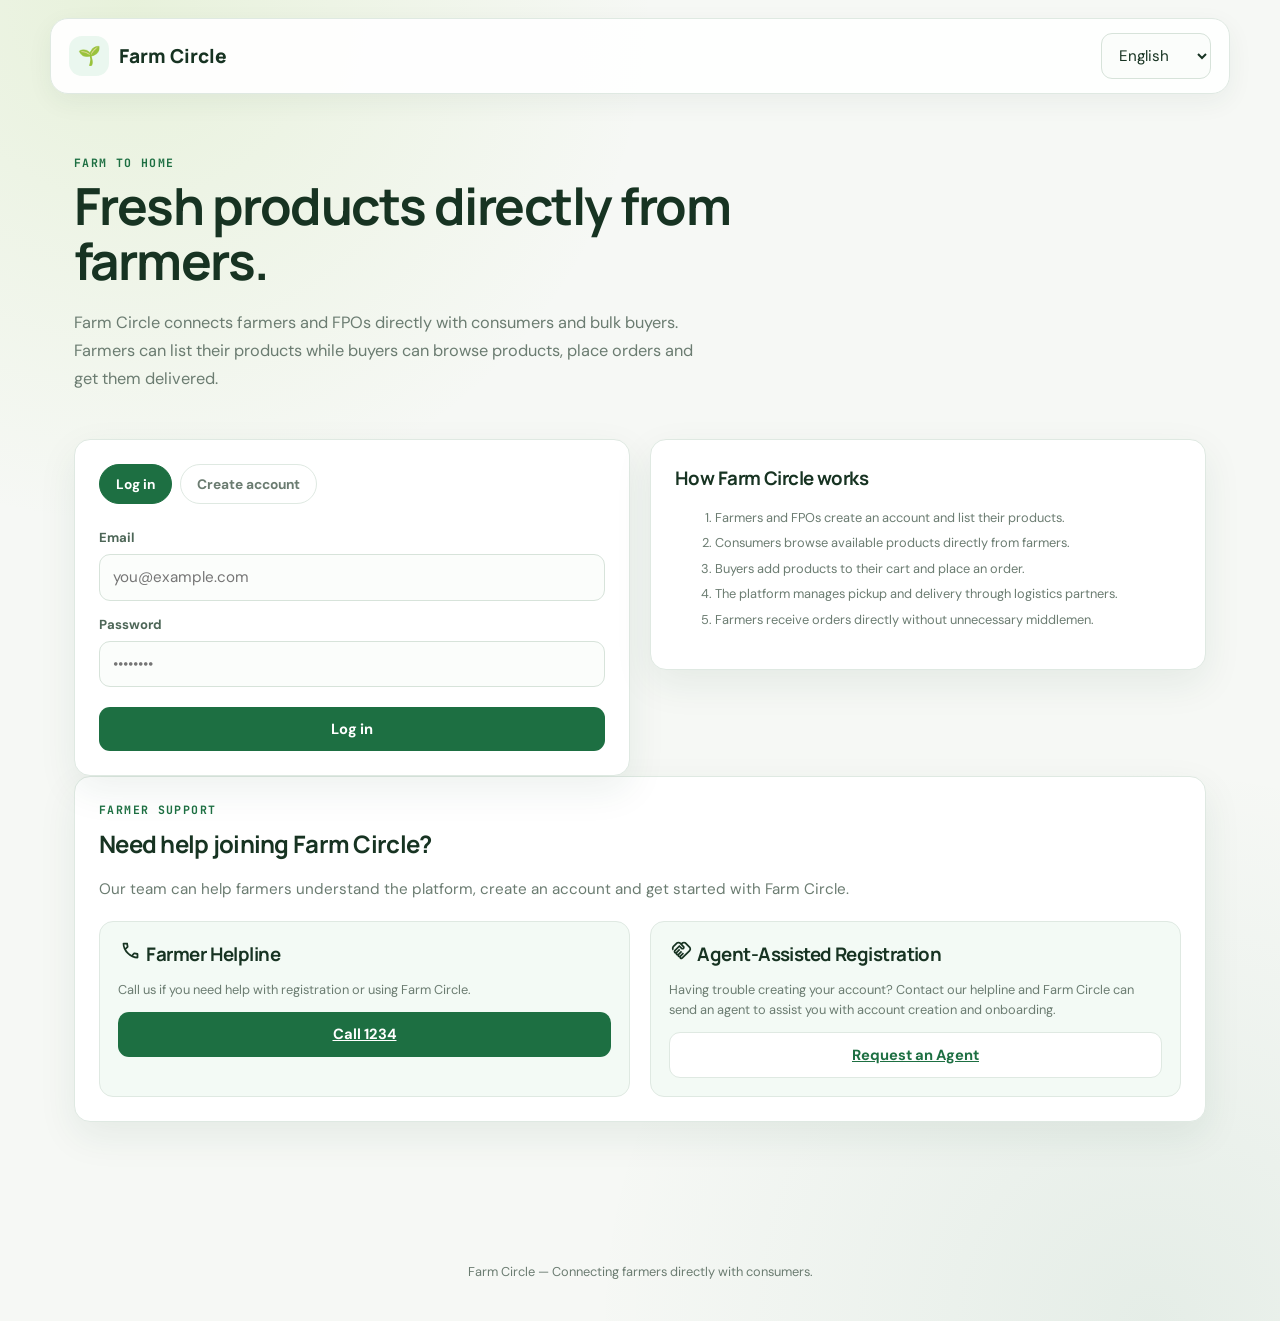
<file: frontend/index.html>
<!DOCTYPE html>
<html lang="en">
<head>
<meta charset="UTF-8">
<meta name="viewport" content="width=device-width, initial-scale=1.0">
<title data-i18n="page_title">Farm Circle — Farmer to Consumer</title>
<link rel="stylesheet" href="css/style.css">
</head>

<body>

<div class="topbar">

  <div class="brand">
    <span class="mark">🌱</span>
    <span data-i18n="brand">Farm Circle</span>
  </div>

  <nav>
    <select id="lang-select">
      <option value="en">English</option>
      <option value="hi">हिन्दी</option>
      <option value="mr">मराठी</option>
      <option value="ta">தமிழ்</option>
      <option value="te">తెలుగు</option>
      <option value="bn">বাংলা</option>
      <option value="gu">ગુજરાતી</option>
      <option value="kn">ಕನ್ನಡ</option>
      <option value="ml">മലയാളം</option>
      <option value="pa">ਪੰਜਾਬੀ</option>
    </select>
  </nav>

</div>


<div class="shell">

  <!-- HERO -->

  <section class="hero">

    <span class="eyebrow" data-i18n="hero_eyebrow">
      FARM TO HOME
    </span>

    <h1 data-i18n="hero_h1">
      Fresh products directly from farmers.
    </h1>

    <p data-i18n="hero_description">
      Farm Circle connects farmers and FPOs directly with consumers and bulk buyers.
      Farmers can list their products while buyers can browse products, place orders
      and get them delivered.
    </p>

  </section>


  <!-- LOGIN / REGISTER -->

  <div class="grid grid-2" style="align-items:flex-start;">

    <div class="card">

      <div class="tabs">

        <div
          class="tab active"
          data-tab="login"
          data-i18n="tab_login"
        >
          Log in
        </div>

        <div
          class="tab"
          data-tab="register"
          data-i18n="tab_register"
        >
          Create account
        </div>

      </div>


      <!-- LOGIN FORM -->

      <form id="login-form">

        <label data-i18n="label_email">
          Email
        </label>

        <input
          type="email"
          id="login-email"
          data-i18n-placeholder="placeholder_email"
          placeholder="you@example.com"
        >


        <label data-i18n="label_password">
          Password
        </label>

        <input
          type="password"
          id="login-password"
          data-i18n-placeholder="placeholder_password"
          required
          placeholder="••••••••"
        >


        <button
          class="btn full"
          data-i18n="btn_login"
          style="margin-top:20px;"
          type="submit"
        >
          Log in
        </button>

        <div id="login-error"></div>

      </form>


      <!-- REGISTER FORM -->

      <form id="register-form" style="display:none;">

        <label data-i18n="label_role">
          I am a
        </label>

        <select id="reg-role">

          <option
            value="farmer"
            data-i18n="role_farmer"
          >
            Farmer / FPO
          </option>

          <option
            value="buyer"
            data-i18n="role_buyer"
          >
            Consumer / Buyer
          </option>

          <option
            value="logistics"
            data-i18n="role_logistics"
          >
            Logistics Partner Admin
          </option>

        </select>


        <!-- BASIC DETAILS -->

        <div class="field-row">

          <div>

            <label data-i18n="label_full_name">
              Full name
            </label>

            <input
              type="text"
              id="reg-name"
              required
            >

          </div>


          <div>

            <label data-i18n="label_phone">
              Phone
            </label>

            <input
              type="text"
              id="reg-phone"
            >

          </div>

        </div>


        <label data-i18n="label_email">
          Email
        </label>

        <input
          type="email"
          id="reg-email"
          required
        >


        <label data-i18n="label_password">
          Password
        </label>

        <input
          type="password"
          id="reg-password"
          required
          minlength="6"
        >


        <!-- ================================= -->
        <!-- FARMER FIELDS                     -->
        <!-- ================================= -->

        <div
          id="farmer-fields"
          style="display:none;"
        >

          <!-- AADHAAR VERIFICATION -->

          <div
            style="
              padding:14px;
              margin-bottom:16px;
              border:1px solid var(--line);
              border-radius:12px;
              background:var(--soft-2);
            "
          >

            <label>
              Aadhaar Number
            </label>

            <input
              type="text"
              id="reg-aadhaar"
              maxlength="12"
              inputmode="numeric"
              placeholder="Enter 12-digit Aadhaar number"
            >


            <button
              type="button"
              class="btn secondary full"
              id="send-otp-btn"
              style="margin-top:10px;"
            >
              Send OTP
            </button>


            <!-- OTP SECTION -->

            <div
              id="otp-section"
              style="display:none; margin-top:14px;"
            >

              <div class="success-box">

                <strong>
                  Demo OTP: 123456
                </strong>

                <div class="small-note">
                  Enter the OTP to verify your Aadhaar.
                </div>

              </div>


              <label style="margin-top:12px;">
                Enter OTP
              </label>

              <input
                type="text"
                id="reg-otp"
                maxlength="6"
                inputmode="numeric"
                placeholder="123456"
              >


              <button
                type="button"
                class="btn secondary full"
                id="verify-otp-btn"
                style="margin-top:10px;"
              >
                Verify OTP
              </button>


              <div
                id="otp-message"
                style="margin-top:10px;"
              ></div>

            </div>

          </div>


          <!-- FARM DETAILS -->

          <label data-i18n="label_farm_name">
            Farm / FPO name
          </label>

          <input
            type="text"
            id="reg-farm-name"
          >


          <label data-i18n="label_pickup_location">
            Pickup location
          </label>

          <input
            id="reg-pickup-location"
            data-i18n-placeholder="placeholder_pickup"
            placeholder="Village, District"
          >

        </div>


        <!-- ================================= -->
        <!-- BUYER FIELDS                      -->
        <!-- ================================= -->

        <div
          id="buyer-fields"
          style="display:none;"
        >

          <label data-i18n="label_buyer_type">
            Buyer type
          </label>

          <select id="reg-buyer-type">

            <option
              value="individual"
              data-i18n="buyer_individual"
            >
              Individual / Household
            </option>

            <option
              value="bulk"
              data-i18n="buyer_bulk"
            >
              Bulk Buyer / Business
            </option>

          </select>


          <label data-i18n="label_business_name">
            Business name
          </label>

          <input
            type="text"
            id="reg-business-name"
          >


          <label data-i18n="label_default_location">
            Default delivery location
          </label>

          <input
            id="reg-default-location"
            data-i18n-placeholder="placeholder_defaultloc"
            placeholder="Area, City"
          >

        </div>


        <!-- REGISTER BUTTON -->

        <button
          class="btn full"
          style="margin-top:20px;"
          type="submit"
          data-i18n="btn_register"
        >
          Create account
        </button>

        <div id="register-error"></div>

      </form>

    </div>


    <!-- ================================= -->
    <!-- HOW FARM CIRCLE WORKS             -->
    <!-- ================================= -->

    <div class="card">

      <h3 data-i18n="how_title">
        How Farm Circle works
      </h3>

      <ol
        class="small-note"
        style="line-height:2;"
      >

        <li data-i18n="how1">
          Farmers and FPOs create an account and list their products.
        </li>

        <li data-i18n="how2">
          Consumers browse available products directly from farmers.
        </li>

        <li data-i18n="how3">
          Buyers add products to their cart and place an order.
        </li>

        <li data-i18n="how4">
          The platform manages pickup and delivery through logistics partners.
        </li>

        <li data-i18n="how5">
          Farmers receive orders directly without unnecessary middlemen.
        </li>

      </ol>

    </div>

  </div>


  <!-- ================================= -->
  <!-- FARMER SUPPORT                    -->
  <!-- ================================= -->

  <section
    class="card"
    style="margin-bottom:20px;"
  >

    <span
      class="eyebrow"
      data-i18n="support_tag"
    >
      FARMER SUPPORT
    </span>


    <h2 data-i18n="support_title">
      Need help joining Farm Circle?
    </h2>


    <p
      class="small-note"
      style="font-size:.95rem; line-height:1.7;"
      data-i18n="support_description"
    >
      Our team can help farmers understand the platform,
      create an account and get started with Farm Circle.
    </p>


    <div
      class="grid grid-2"
      style="margin-top:18px;"
    >

      <!-- HELPLINE -->

      <div
        style="
          padding:18px;
          border:1px solid var(--line);
          border-radius:14px;
          background:var(--soft-2);
        "
      >

        <h3>

          <svg
            xmlns="http://www.w3.org/2000/svg"
            height="21px"
            viewBox="0 -960 960 960"
            width="25px"
            fill="#173322"
          >

            <path d="M798-120q-125 0-247-54.5T329-329Q229-429 174.5-551T120-798q0-18 12-30t30-12h162q14 0 25 9.5t13 22.5l26 140q2 16-1 27t-11 19l-97 98q20 37 47.5 71.5T387-386q31 31 65 57.5t72 48.5l94-94q9-9 23.5-13.5T670-390l138 28q14 4 23 14.5t9 23.5v162q0 18-12 30t-30 12ZM241-600l66-66-17-94h-89q5 41 14 81t26 79Zm358 358q39 17 79.5 27t81.5 13v-88l-94-19-67 67ZM241-600Zm358 358Z"/>

          </svg>

          <span data-i18n="helpline_title">
            Farmer Helpline
          </span>

        </h3>


        <p
          class="small-note"
          data-i18n="helpline_description"
        >
          Call us if you need help with registration
          or using Farm Circle.
        </p>


        <a
          class="btn full"
          href="tel:1234"
          data-i18n="btn_call"
        >
          Call 1234
        </a>

      </div>


      <!-- AGENT ASSISTANCE -->

      <div
        style="
          padding:18px;
          border:1px solid var(--line);
          border-radius:14px;
          background:var(--soft-2);
        "
      >

        <h3>

          <svg
            xmlns="http://www.w3.org/2000/svg"
            height="21px"
            viewBox="0 -960 960 960"
            width="25px"
            fill="#173322"
          >

            <path d="M475-160q4 0 8-2t6-4l328-328q12-12 17.5-27t5.5-30q0-16-5.5-30.5T817-607L647-777q-11-12-25.5-17.5T591-800q-15 0-30 5.5T534-777l-11 11 74 75q15 14 22 32t7 38q0 42-28.5 70.5T527-522q-20 0-38.5-7T456-550l-75-74-175 175q-3 3-4.5 6.5T200-435q0 8 6 14.5t14 6.5q4 0 8-2t6-4l136-136 56 56-135 136q-3 3-4.5 6.5T285-350q0 8 6 14t14 6q4 0 8-2t6-4l136-135 56 56-135 136q-3 2-4.5 6t-1.5 8q0 8 6 14t14 6q4 0 7.5-1.5t6.5-4.5l136-135 56 56-136 136q-3 3-4.5 6.5T454-180q0 8 6.5 14t14.5 6Zm-1 80q-37 0-65.5-24.5T375-166q-34-5-57-28t-28-57q-34-5-56.5-28.5T206-336q-38-5-62-33t-24-66q0-20 7.5-38.5T149-506l232-231 131 131q2 3 6 4.5t8 1.5q9 0 15-5.5t6-14.5q0-4-1.5-8t-4.5-6L398-777q-11-12-25.5-17.5T342-800q-15 0-30 5.5T285-777L144-635q-9 9-15 21t-8 24q-2 12 0 24.5t8 23.5l-58 58q-17-23-25-50.5T40-590q2-28 14-54.5T87-692l141-141q24-23 53.5-35t60.5-12q31 0 60.5 12t52.5 35l11 11 11-11q24-23 53.5-35t60.5-12q31 0 60.5 12t52.5 35l169 169q23 23 35 53t12 61q0 31-12 60.5T873-437L545-110q-14 14-32.5 22T474-80Zm-99-560Z"/>

          </svg>

          <span data-i18n="agent_title">
            Agent-Assisted Registration
          </span>

        </h3>


        <p
          class="small-note"
          data-i18n="agent_description"
        >
          Having trouble creating your account?
          Contact our helpline and Farm Circle can send
          an agent to assist you with account creation
          and onboarding.
        </p>


        <a
          class="btn secondary full"
          href="tel:1234"
          data-i18n="btn_agent"
        >
          Request an Agent
        </a>

      </div>

    </div>

  </section>

</div>


<footer data-i18n="footer">
  Farm Circle — Connecting farmers directly with consumers.
</footer>


<script src="js/api.js"></script>
<script src="js/auth.js"></script>
<script src="js/lang.js"></script>

</body>
</html>
</file>
<file: frontend/css/style.css>
@import url('https://fonts.googleapis.com/css2?family=DM+Sans:wght@400;500;600;700&family=Manrope:wght@500;600;700;800&family=JetBrains+Mono:wght@500&display=swap');

:root{
  --soil:#f6f8f5;
  --soil-2:#ffffff;
  --paper:#173322;
  --paper-dim:#6b7c71;
  --wheat:#1d6f42;
  --wheat-dim:#12502f;
  --clay:#9bcf53;
  --leaf:#4f9b67;
  --ink:#173322;
  --danger:#b94343;
  --line:#dfe9e2;
  --soft:#eaf7ef;
  --soft-2:#f3faf5;
  --radius:16px;
  --shadow:0 14px 38px rgba(28,73,45,.08);
}

*{ box-sizing:border-box; }

html{ scroll-behavior:smooth; }

body{
  margin:0;
  min-height:100vh;
  background:
    radial-gradient(circle at 10% 0%, rgba(155,207,83,.16), transparent 30%),
    radial-gradient(circle at 90% 100%, rgba(29,111,66,.08), transparent 32%),
    var(--soil);
  color:var(--paper);
  font-family:'DM Sans', system-ui, sans-serif;
  line-height:1.5;
}

h1,h2,h3,h4{
  font-family:'Manrope', sans-serif;
  font-weight:700;
  margin:0 0 .4em 0;
  letter-spacing:-.03em;
  color:var(--paper);
}

a{ color:var(--wheat); }

.mono{
  font-family:'JetBrains Mono', monospace;
  letter-spacing:.02em;
}

.eyebrow{
  font-family:'JetBrains Mono', monospace;
  text-transform:uppercase;
  font-size:.72rem;
  letter-spacing:.12em;
  color:var(--wheat);
  margin-bottom:.6em;
  display:block;
  font-weight:700;
}

.shell{
  max-width:1180px;
  margin:0 auto;
  padding:0 24px 80px;
}

/* ---------- top bar ---------- */

.topbar{
  display:flex;
  align-items:center;
  justify-content:space-between;
  gap:20px;
  padding:14px 18px;
  max-width:1180px;
  margin:18px auto 0;
  background:rgba(255,255,255,.94);
  border:1px solid var(--line);
  border-radius:18px;
  box-shadow:0 8px 26px rgba(28,73,45,.06);
}

.brand{
  display:flex;
  align-items:center;
  gap:10px;
  font-family:'Manrope', sans-serif;
  font-weight:800;
  font-size:1.2rem;
}

.brand .mark{
  width:40px;
  height:40px;
  border-radius:13px;
  background:var(--soft);
  display:flex;
  align-items:center;
  justify-content:center;
  font-size:1.15rem;
}

.topbar nav{
  display:flex;
  gap:18px;
  align-items:center;
  font-size:.92rem;
}

.topbar nav span.role-badge{
  padding:6px 10px;
  border-radius:999px;
  background:var(--soft);
  color:var(--wheat-dim);
  font-family:'JetBrains Mono', monospace;
  font-size:.7rem;
  text-transform:uppercase;
  letter-spacing:.06em;
  font-weight:700;
}

.btn-link{
  background:none;
  border:none;
  color:var(--paper-dim);
  cursor:pointer;
  font:inherit;
  font-weight:700;
}

.btn-link:hover{ color:var(--wheat); }

/* ---------- cards / panels ---------- */

.card{
  background:var(--soil-2);
  border:1px solid var(--line);
  border-radius:var(--radius);
  padding:24px;
  box-shadow:var(--shadow);
}

.grid{
  display:grid;
  gap:20px;
}

.grid-2{ grid-template-columns:1fr 1fr; }

.grid-3{ grid-template-columns:repeat(3, 1fr); }

@media (max-width:860px){
  .grid-2,
  .grid-3{
    grid-template-columns:1fr;
  }
}

/* ---------- forms ---------- */

label{
  display:block;
  font-size:.82rem;
  color:#4d6657;
  margin:14px 0 6px;
  font-weight:700;
}

input,
select,
textarea{
  width:100%;
  padding:11px 13px;
  min-height:44px;
  background:#fbfdfb;
  border:1px solid #d7e3da;
  border-radius:11px;
  color:var(--paper);
  font:inherit;
  font-size:.95rem;
}

input:focus,
select:focus,
textarea:focus{
  outline:none;
  border-color:var(--wheat);
  box-shadow:0 0 0 3px rgba(29,111,66,.10);
  background:#fff;
}

.field-row{
  display:flex;
  gap:14px;
}

.field-row > div{
  flex:1;
  min-width:0;
}

.btn{
  display:inline-flex;
  align-items:center;
  justify-content:center;
  gap:8px;
  padding:11px 20px;
  border-radius:11px;
  border:none;
  cursor:pointer;
  font:inherit;
  font-weight:700;
  font-size:.92rem;
  background:var(--wheat);
  color:#fff;
  transition:transform .12s ease, background .15s ease;
}

.btn:hover{
  background:var(--wheat-dim);
  transform:translateY(-1px);
}

.btn:active{ transform:translateY(0); }

.btn:disabled{
  opacity:.5;
  cursor:not-allowed;
  transform:none;
}

.btn.secondary{
  background:#fff;
  color:var(--wheat);
  border:1px solid var(--line);
}

.btn.secondary:hover{
  background:var(--soft-2);
}

.btn.danger{
  background:var(--danger);
  color:#fff;
}

.btn.full{ width:100%; }

.btn.small{
  padding:7px 12px;
  font-size:.82rem;
}

.tabs{
  display:flex;
  gap:8px;
  margin-bottom:24px;
  flex-wrap:wrap;
}

.tab{
  padding:9px 16px;
  border-radius:999px;
  cursor:pointer;
  border:1px solid var(--line);
  color:var(--paper-dim);
  font-size:.86rem;
  font-weight:700;
  background:#fff;
}

.tab.active{
  background:var(--wheat);
  color:#fff;
  border-color:var(--wheat);
}

.hint{
  color:var(--paper-dim);
  font-size:.82rem;
  margin-top:6px;
}

.error-box{
  background:#fff2f2;
  border:1px solid #efc2c2;
  color:#9c3434;
  padding:10px 14px;
  border-radius:10px;
  font-size:.86rem;
  margin-top:14px;
}

.success-box{
  background:var(--soft);
  border:1px solid #c8e6d2;
  color:var(--wheat-dim);
  padding:10px 14px;
  border-radius:10px;
  font-size:.86rem;
  margin-top:14px;
}

/* ---------- product cards ---------- */

.produce-card{
  position:relative;
  background:var(--soil-2);
  border:1px solid var(--line);
  border-radius:var(--radius);
  padding:18px;
  display:flex;
  flex-direction:column;
  gap:10px;
  box-shadow:0 8px 24px rgba(28,73,45,.05);
}

.produce-card::before{
  content:"🌱";
  position:absolute;
  right:14px;
  top:14px;
  width:36px;
  height:36px;
  border-radius:11px;
  display:grid;
  place-items:center;
  background:var(--soft);
}

.produce-card .name{
  font-family:'Manrope', sans-serif;
  font-size:1.05rem;
  font-weight:800;
  padding-right:46px;
}

.produce-card .meta{
  font-size:.82rem;
  color:var(--paper-dim);
}

.price-tag{
  font-family:'JetBrains Mono', monospace;
  color:var(--wheat);
  font-size:1.05rem;
  font-weight:700;
}

.qty-control{
  display:flex;
  align-items:center;
  gap:8px;
}

.qty-control input{
  width:80px;
  text-align:center;
}

/* ---------- order status rail ---------- */

.rail{
  --stations:6;
  position:relative;
  display:grid;
  grid-template-columns:repeat(var(--stations), 1fr);
  margin:18px 0 10px;
}

.rail::before{
  content:"";
  position:absolute;
  top:11px;
  left:0;
  right:0;
  height:2px;
  background:#dfe9e2;
}

.rail-fill{
  position:absolute;
  top:11px;
  left:0;
  height:2px;
  background:var(--wheat);
  transition:width .3s ease;
}

.station{
  position:relative;
  text-align:center;
  z-index:1;
}

.station .dot{
  width:24px;
  height:24px;
  border-radius:50%;
  margin:0 auto 8px;
  background:#fff;
  border:2px solid #d4dfd7;
  display:flex;
  align-items:center;
  justify-content:center;
  font-family:'JetBrains Mono', monospace;
  font-size:.68rem;
  color:var(--paper-dim);
}

.station.done .dot{
  background:var(--wheat);
  border-color:var(--wheat);
  color:#fff;
}

.station.current .dot{
  border-color:var(--wheat);
  color:var(--wheat);
  box-shadow:0 0 0 4px rgba(29,111,66,.12);
}

.station .label{
  font-size:.72rem;
  color:var(--paper-dim);
}

.station.done .label,
.station.current .label{
  color:var(--paper);
}

/* ---------- order list ---------- */

.order-row{
  border:1px solid var(--line);
  border-radius:var(--radius);
  padding:20px;
  margin-bottom:16px;
  background:var(--soil-2);
  box-shadow:0 7px 24px rgba(28,73,45,.05);
}

.order-row-head{
  display:flex;
  justify-content:space-between;
  align-items:baseline;
  flex-wrap:wrap;
  gap:8px;
}

.badge{
  padding:4px 10px;
  border-radius:999px;
  font-size:.72rem;
  font-weight:700;
  text-transform:uppercase;
  letter-spacing:.05em;
  font-family:'JetBrains Mono', monospace;
  background:var(--soft);
  color:var(--wheat-dim);
}

table{
  width:100%;
  border-collapse:collapse;
  font-size:.88rem;
  margin-top:10px;
}

th,
td{
  text-align:left;
  padding:9px 7px;
  border-bottom:1px solid var(--line);
}

th{
  color:var(--paper-dim);
  font-weight:700;
  font-size:.76rem;
  text-transform:uppercase;
  letter-spacing:.04em;
}

.split-view{
  display:flex;
  gap:8px;
  align-items:center;
  flex-wrap:wrap;
}

.small-note{
  font-size:.8rem;
  color:var(--paper-dim);
}

.hero{
  padding:60px 0 30px;
}

.hero h1{
  font-size:clamp(2.2rem, 4vw, 3.5rem);
  max-width:760px;
  line-height:1.08;
}

.hero p{
  color:var(--paper-dim);
  max-width:620px;
  font-size:1.02rem;
  line-height:1.7;
}

footer{
  text-align:center;
  color:var(--paper-dim);
  font-size:.8rem;
  padding:40px 20px;
}

@media (max-width:640px){
  .topbar{
    margin:12px 12px 0;
    padding:10px 12px;
  }

  .topbar nav .small-note{
    display:none;
  }

  .shell{
    padding-left:14px;
    padding-right:14px;
  }

  .field-row{
    flex-direction:column;
    gap:0;
  }

  .hero{
    padding-top:36px;
  }
}
</file>
